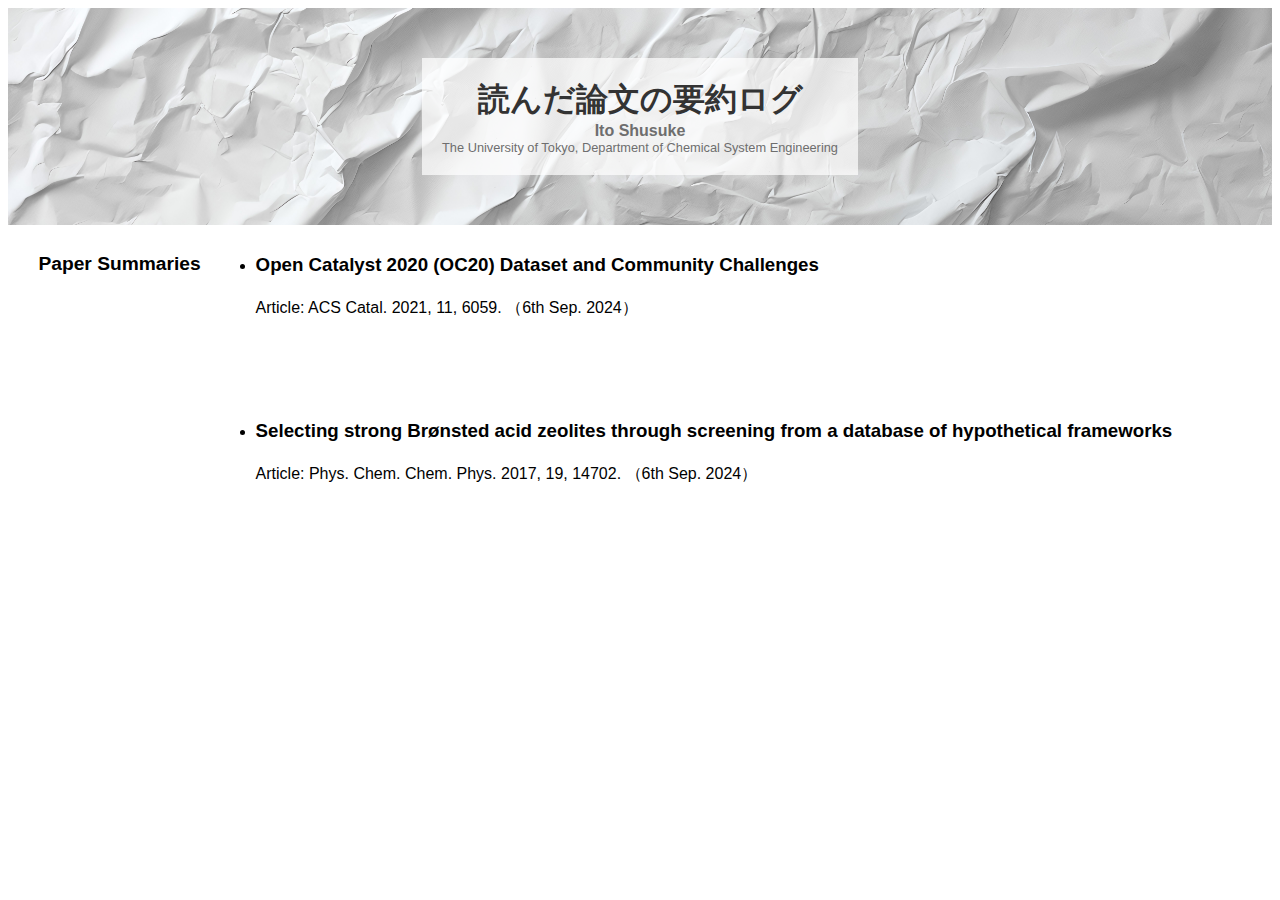
<file: index.html>
<!DOCTYPE html>
<html lang="en">
<head>
	<meta name="generator" content="Hugo 0.134.1">
    <link rel="stylesheet" href="https://ituke.github.io/digest/css/style.css">
    <meta charset="UTF-8">
    <title>Home</title>
    <meta name="description" content="Website logging summaries of scientific papers by Shusuke Ito (伊東周昌), a master's student at the University of Tokyo.">
    <meta name="keywords" content="Ito Shusuke, S. Ito, 伊東周昌, Paper digest, 論文要約, Materials Informatics">
    <meta name="author" content="Ito Shusuke">
</head>
<body>
    <header class="header-info">
        <div class="text-overlay">
            <h1>読んだ論文の要約ログ</h1>
            <h3>Ito Shusuke</h3>
            <p>The University of Tokyo, Department of Chemical System Engineering</p>
        </div>
    </header>
    <section class="container">
        <div class="left-column">
            <h2>Paper Summaries</h2>
        </div>
        <div class="right-column">
            <ul>
                
                
                <li>
                    <article>
                        <h3><a href="/digest/posts/oc20/">Open Catalyst 2020 (OC20) Dataset and Community Challenges</a></h3>
                        <span>Article: </span>
                        <span><a href="https://pubs.acs.org/doi/10.1021/acscatal.0c04525" target="_blank">ACS Catal. 2021, 11, 6059.</a></span>
                        <span>
                            
                            
                            
                            
                            
                            
                            （6th Sep. 2024）
                        </span>
                    </article>
                </li>
                
                
                
                <li>
                    <article>
                        <h3><a href="/digest/posts/bronsted/">Selecting strong Brønsted acid zeolites through screening from a database of hypothetical frameworks</a></h3>
                        <span>Article: </span>
                        <span><a href="https://pubs.rsc.org/en/content/articlehtml/2017/cp/c7cp01778b" target="_blank">Phys. Chem. Chem. Phys. 2017, 19, 14702.</a></span>
                        <span>
                            
                            
                            
                            
                            
                            
                            （6th Sep. 2024）
                        </span>
                    </article>
                </li>
                
                
            </ul>
        </div>
    </section>
</body>
</html>
</file>
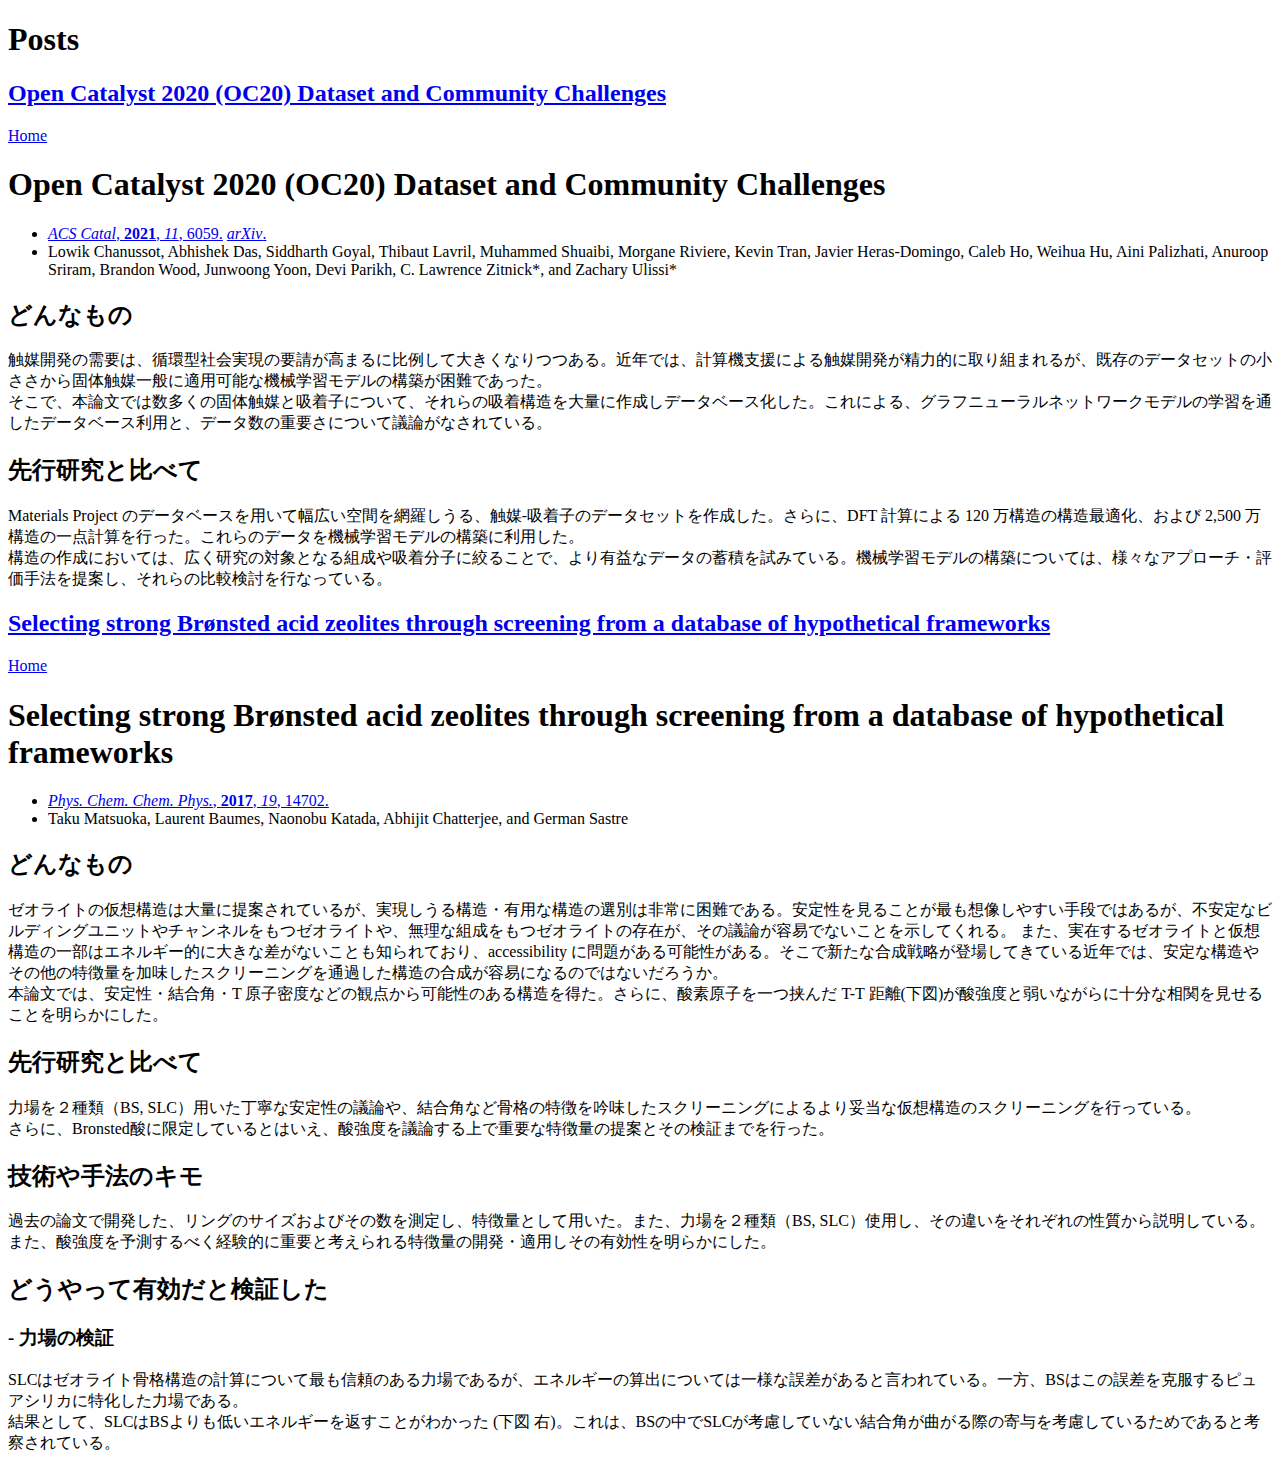
<file: posts/index.html>
<!DOCTYPE html>
<html lang="en">
<head>
    <meta charset="UTF-8">
    <title>Posts</title>
</head>
<body>
    <h1>Posts</h1>
    
        <div>
            <h2><a href="https://ituke.github.io/digest/posts/oc20/">Open Catalyst 2020 (OC20) Dataset and Community Challenges</a></h2>
            <p><!-- raw HTML omitted -->
<a href="/digest/" class="home-button">Home</a>
<h1 id="open-catalyst-2020-oc20-dataset-and-community-challenges">Open Catalyst 2020 (OC20) Dataset and Community Challenges</h1>
<ul>
<li><a href="https://pubs.acs.org/doi/10.1021/acscatal.0c04525"><em>ACS Catal</em>, <strong>2021</strong>, <em>11</em>, 6059.</a>  <a href="https://arxiv.org/abs/2010.09990"><em>arXiv</em>.</a></li>
<li>Lowik Chanussot, Abhishek Das, Siddharth Goyal, Thibaut Lavril, Muhammed Shuaibi, Morgane Riviere, Kevin Tran, Javier Heras-Domingo, Caleb Ho, Weihua Hu, Aini Palizhati, Anuroop Sriram, Brandon Wood, Junwoong Yoon, Devi Parikh, C. Lawrence Zitnick*, and Zachary Ulissi*</li>
</ul>
<h2 id="どんなもの">どんなもの</h2>
<p>触媒開発の需要は、循環型社会実現の要請が高まるに比例して大きくなりつつある。近年では、計算機支援による触媒開発が精力的に取り組まれるが、既存のデータセットの小ささから固体触媒一般に適用可能な機械学習モデルの構築が困難であった。<br>
そこで、本論文では数多くの固体触媒と吸着子について、それらの吸着構造を大量に作成しデータベース化した。これによる、グラフニューラルネットワークモデルの学習を通したデータベース利用と、データ数の重要さについて議論がなされている。</p>
<h2 id="先行研究と比べて">先行研究と比べて</h2>
<p>Materials Project のデータベースを用いて幅広い空間を網羅しうる、触媒-吸着子のデータセットを作成した。さらに、DFT 計算による 120 万構造の構造最適化、および 2,500 万構造の一点計算を行った。これらのデータを機械学習モデルの構築に利用した。<br>
構造の作成においては、広く研究の対象となる組成や吸着分子に絞ることで、より有益なデータの蓄積を試みている。機械学習モデルの構築については、様々なアプローチ・評価手法を提案し、それらの比較検討を行なっている。</p></p>
        </div>
    
        <div>
            <h2><a href="https://ituke.github.io/digest/posts/bronsted/">Selecting strong Brønsted acid zeolites through screening from a database of hypothetical frameworks</a></h2>
            <p><!-- raw HTML omitted -->
<a href="/digest/" class="home-button">Home</a>
<h1 id="selecting-strong-brønsted-acid-zeolites-through-screening-from-a-database-of-hypothetical-frameworks">Selecting strong Brønsted acid zeolites through screening from a database of hypothetical frameworks</h1>
<ul>
<li><a href="https://pubs.rsc.org/en/content/articlehtml/2017/cp/c7cp01778b"><em>Phys. Chem. Chem. Phys.</em>, <strong>2017</strong>, <em>19</em>, 14702.</a></li>
<li>Taku Matsuoka, Laurent Baumes, Naonobu Katada, Abhijit Chatterjee, and German Sastre</li>
</ul>
<h2 id="どんなもの">どんなもの</h2>
<p>ゼオライトの仮想構造は大量に提案されているが、実現しうる構造・有用な構造の選別は非常に困難である。安定性を見ることが最も想像しやすい手段ではあるが、不安定なビルディングユニットやチャンネルをもつゼオライトや、無理な組成をもつゼオライトの存在が、その議論が容易でないことを示してくれる。
また、実在するゼオライトと仮想構造の一部はエネルギー的に大きな差がないことも知られており、accessibility に問題がある可能性がある。そこで新たな合成戦略が登場してきている近年では、安定な構造やその他の特徴量を加味したスクリーニングを通過した構造の合成が容易になるのではないだろうか。<br>
本論文では、安定性・結合角・T  原子密度などの観点から可能性のある構造を得た。さらに、酸素原子を一つ挟んだ T-T 距離(下図)が酸強度と弱いながらに十分な相関を見せることを明らかにした。</p>
<h2 id="先行研究と比べて">先行研究と比べて</h2>
<p>力場を２種類（BS, SLC）用いた丁寧な安定性の議論や、結合角など骨格の特徴を吟味したスクリーニングによるより妥当な仮想構造のスクリーニングを行っている。<br>
さらに、Bronsted酸に限定しているとはいえ、酸強度を議論する上で重要な特徴量の提案とその検証までを行った。</p>
<h2 id="技術や手法のキモ">技術や手法のキモ</h2>
<p>過去の論文で開発した、リングのサイズおよびその数を測定し、特徴量として用いた。また、力場を２種類（BS, SLC）使用し、その違いをそれぞれの性質から説明している。また、酸強度を予測するべく経験的に重要と考えられる特徴量の開発・適用しその有効性を明らかにした。</p>
<h2 id="どうやって有効だと検証した">どうやって有効だと検証した</h2>
<h3 id="--力場の検証">- 力場の検証</h3>
<p>SLCはゼオライト骨格構造の計算について最も信頼のある力場であるが、エネルギーの算出については一様な誤差があると言われている。一方、BSはこの誤差を克服するピュアシリカに特化した力場である。<br>
結果として、SLCはBSよりも低いエネルギーを返すことがわかった (下図 右)。これは、BSの中でSLCが考慮していない結合角が曲がる際の寄与を考慮しているためであると考察されている。</p></p>
        </div>
    
</body>
</html>
</file>
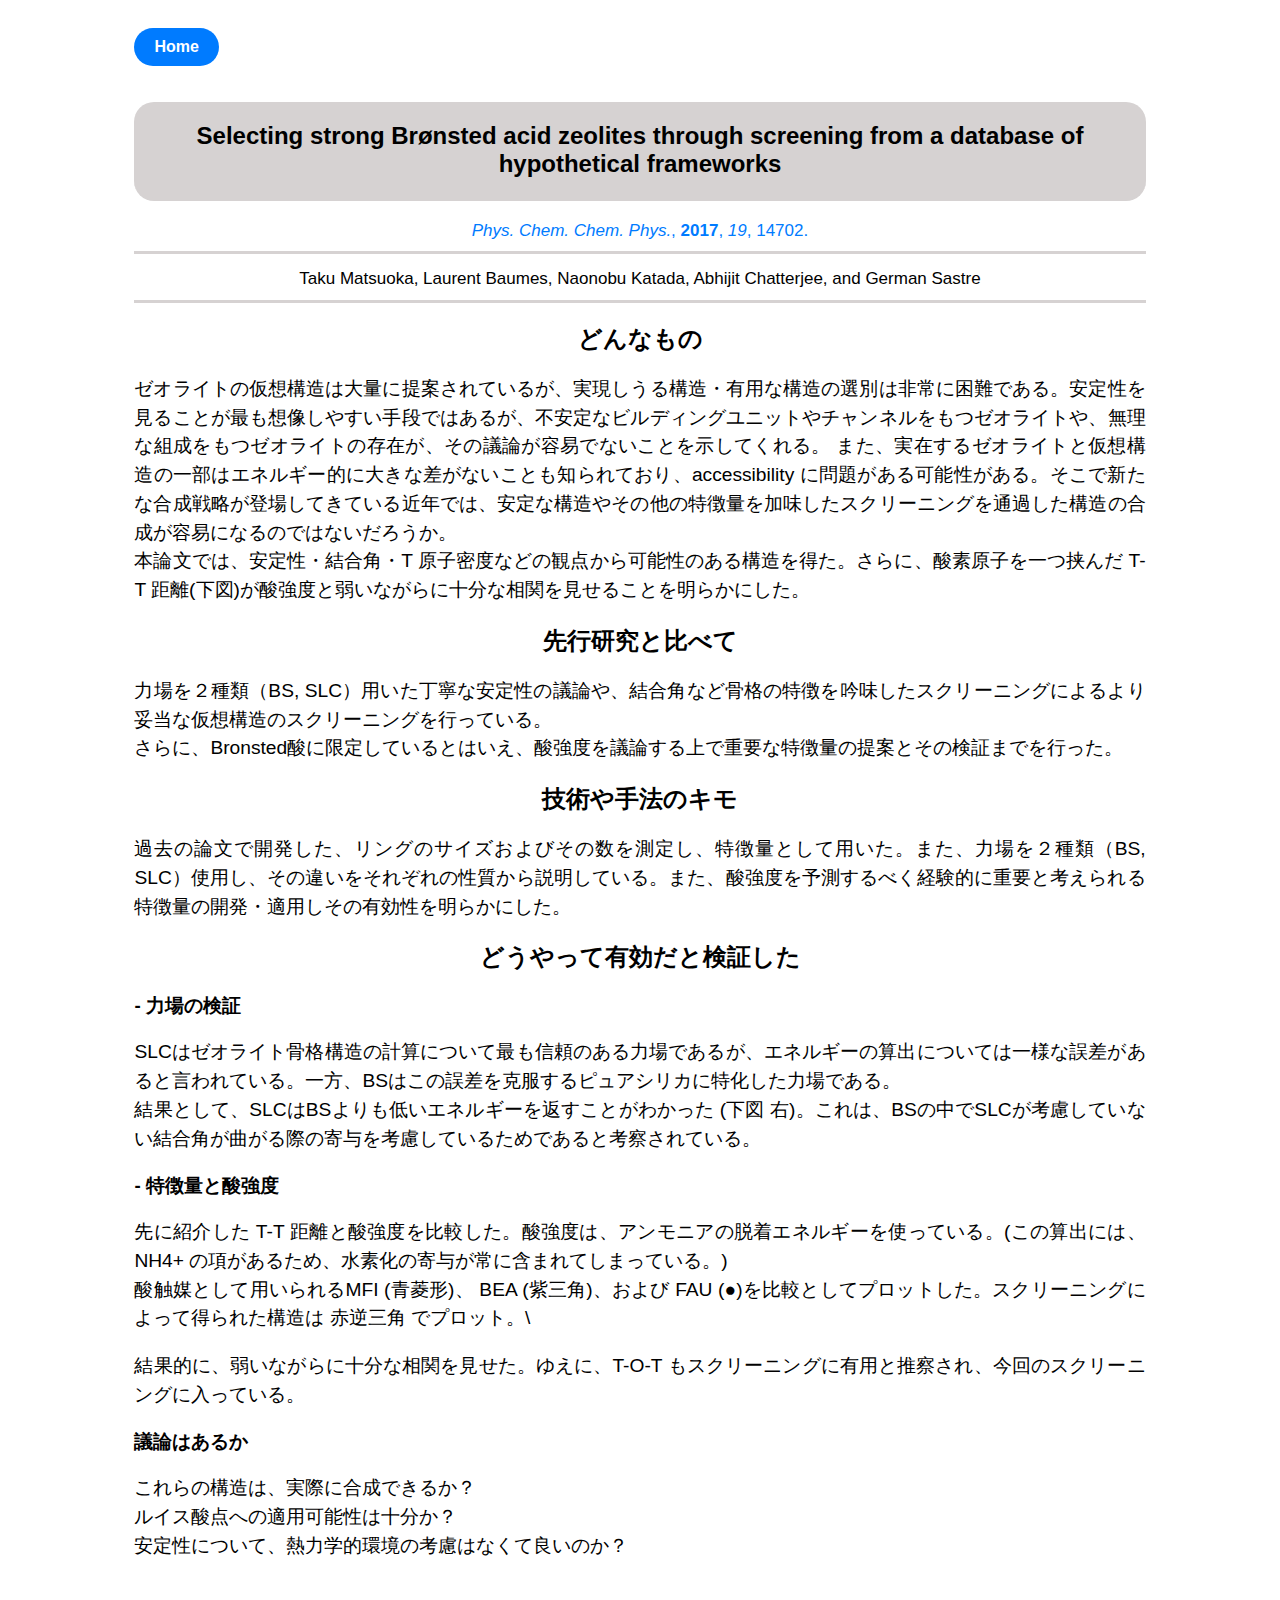
<file: posts/bronsted/index.html>
<!DOCTYPE html>
<html lang="en">
<head>
    <link rel="stylesheet" href="https://ituke.github.io/digest/css/digest_style.css"> 
    <meta charset="UTF-8">
    <title>Home</title>
</head>
<head>
    
</head>
<body>
    <div class="article-content">
        <!-- raw HTML omitted -->
<a href="/digest/" class="home-button">Home</a>
<h1 id="selecting-strong-brønsted-acid-zeolites-through-screening-from-a-database-of-hypothetical-frameworks">Selecting strong Brønsted acid zeolites through screening from a database of hypothetical frameworks</h1>
<ul>
<li><a href="https://pubs.rsc.org/en/content/articlehtml/2017/cp/c7cp01778b"><em>Phys. Chem. Chem. Phys.</em>, <strong>2017</strong>, <em>19</em>, 14702.</a></li>
<li>Taku Matsuoka, Laurent Baumes, Naonobu Katada, Abhijit Chatterjee, and German Sastre</li>
</ul>
<h2 id="どんなもの">どんなもの</h2>
<p>ゼオライトの仮想構造は大量に提案されているが、実現しうる構造・有用な構造の選別は非常に困難である。安定性を見ることが最も想像しやすい手段ではあるが、不安定なビルディングユニットやチャンネルをもつゼオライトや、無理な組成をもつゼオライトの存在が、その議論が容易でないことを示してくれる。
また、実在するゼオライトと仮想構造の一部はエネルギー的に大きな差がないことも知られており、accessibility に問題がある可能性がある。そこで新たな合成戦略が登場してきている近年では、安定な構造やその他の特徴量を加味したスクリーニングを通過した構造の合成が容易になるのではないだろうか。<br>
本論文では、安定性・結合角・T  原子密度などの観点から可能性のある構造を得た。さらに、酸素原子を一つ挟んだ T-T 距離(下図)が酸強度と弱いながらに十分な相関を見せることを明らかにした。</p>
<h2 id="先行研究と比べて">先行研究と比べて</h2>
<p>力場を２種類（BS, SLC）用いた丁寧な安定性の議論や、結合角など骨格の特徴を吟味したスクリーニングによるより妥当な仮想構造のスクリーニングを行っている。<br>
さらに、Bronsted酸に限定しているとはいえ、酸強度を議論する上で重要な特徴量の提案とその検証までを行った。</p>
<h2 id="技術や手法のキモ">技術や手法のキモ</h2>
<p>過去の論文で開発した、リングのサイズおよびその数を測定し、特徴量として用いた。また、力場を２種類（BS, SLC）使用し、その違いをそれぞれの性質から説明している。また、酸強度を予測するべく経験的に重要と考えられる特徴量の開発・適用しその有効性を明らかにした。</p>
<h2 id="どうやって有効だと検証した">どうやって有効だと検証した</h2>
<h3 id="--力場の検証">- 力場の検証</h3>
<p>SLCはゼオライト骨格構造の計算について最も信頼のある力場であるが、エネルギーの算出については一様な誤差があると言われている。一方、BSはこの誤差を克服するピュアシリカに特化した力場である。<br>
結果として、SLCはBSよりも低いエネルギーを返すことがわかった (下図 右)。これは、BSの中でSLCが考慮していない結合角が曲がる際の寄与を考慮しているためであると考察されている。</p>
<h3 id="--特徴量と酸強度">- 特徴量と酸強度</h3>
<p>先に紹介した T-T 距離と酸強度を比較した。酸強度は、アンモニアの脱着エネルギーを使っている。(この算出には、NH4+ の項があるため、水素化の寄与が常に含まれてしまっている。)<br>
酸触媒として用いられるMFI (青菱形)、 BEA (紫三角)、および  FAU (●)を比較としてプロットした。スクリーニングによって得られた構造は 赤逆三角 でプロット。\</p>
<p>結果的に、弱いながらに十分な相関を見せた。ゆえに、T-O-T もスクリーニングに有用と推察され、今回のスクリーニングに入っている。</p>
<h3 id="議論はあるか">議論はあるか</h3>
<p>これらの構造は、実際に合成できるか？<br>
ルイス酸点への適用可能性は十分か？<br>
安定性について、熱力学的環境の考慮はなくて良いのか？</p>

    </div>
</body>
</html>
</file>
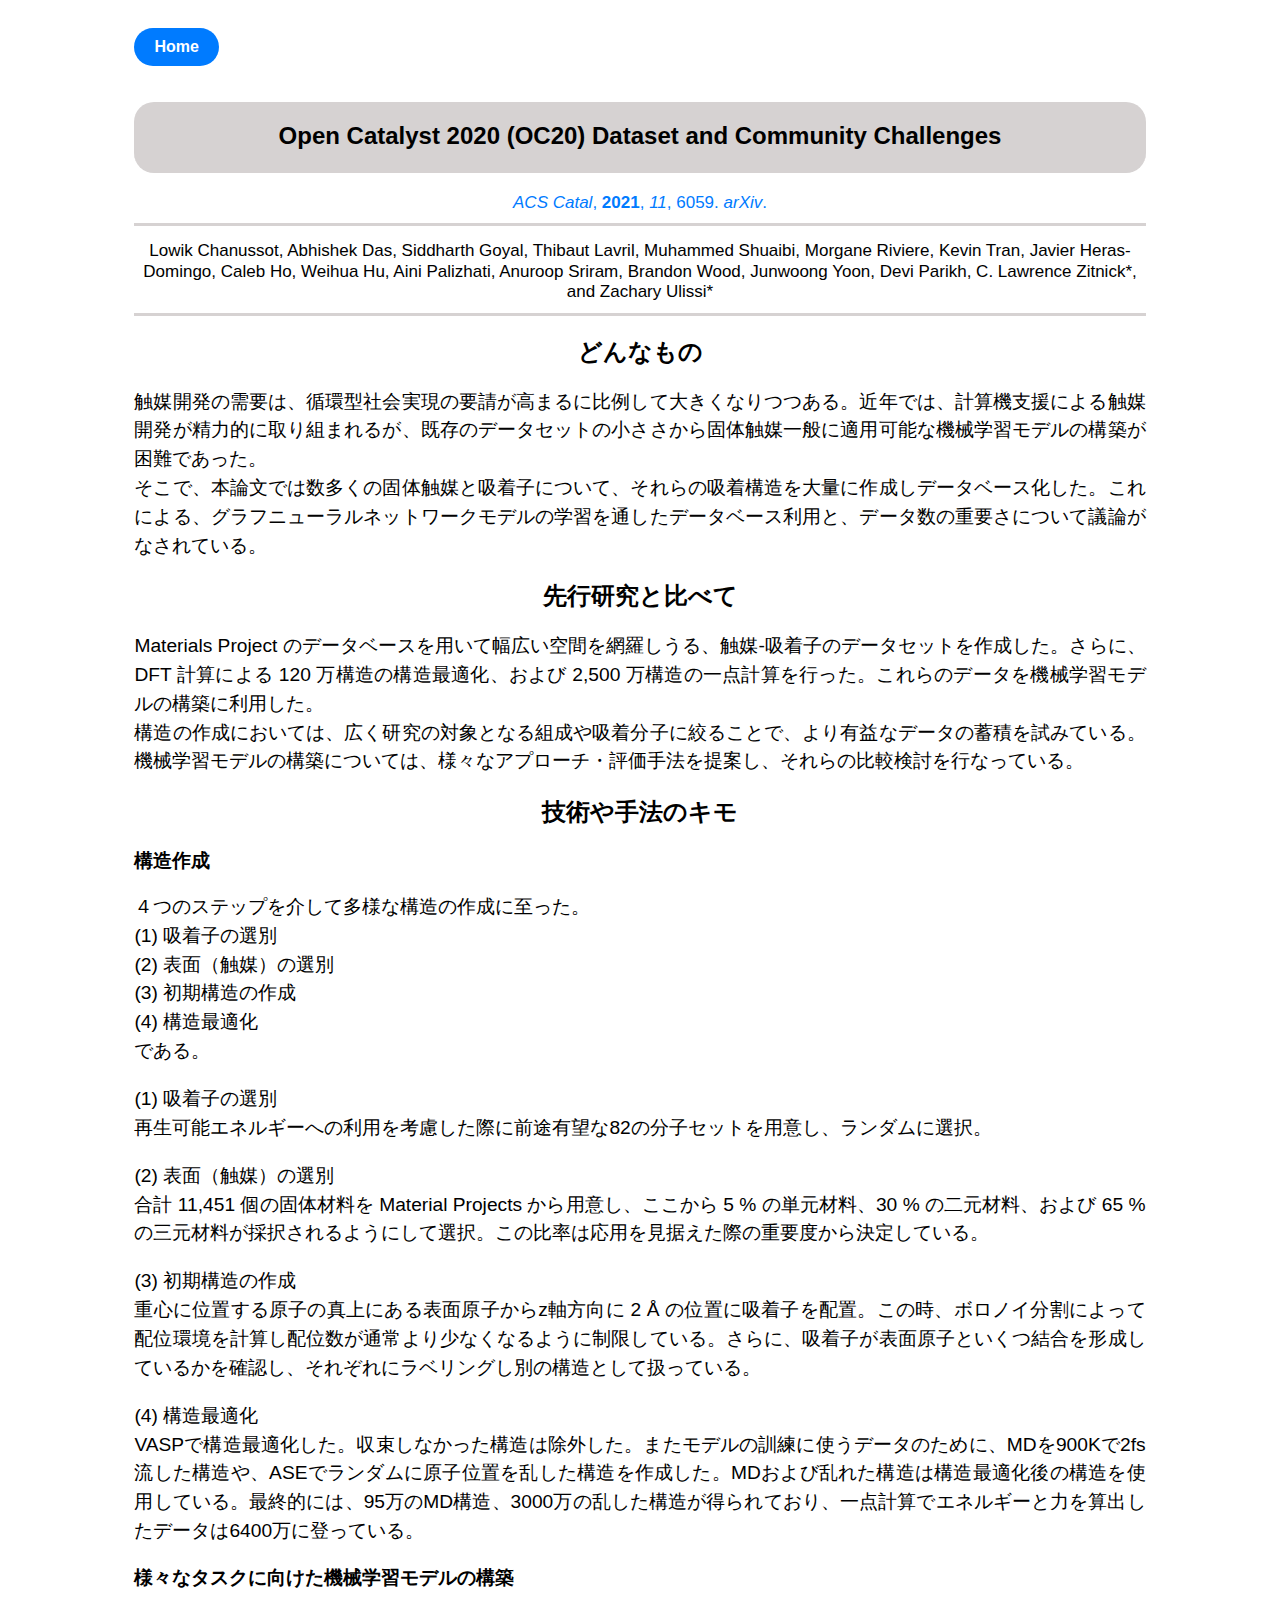
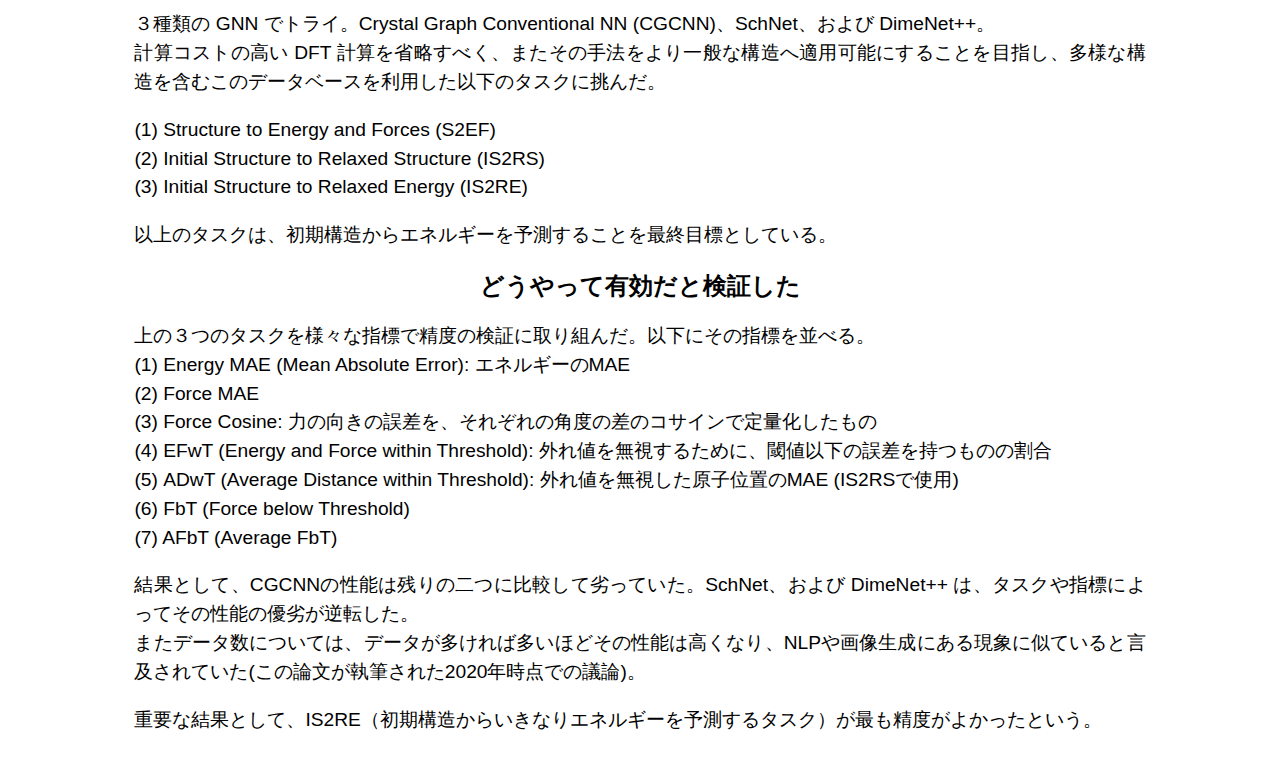
<file: posts/oc20/index.html>
<!DOCTYPE html>
<html lang="en">
<head>
    <link rel="stylesheet" href="https://ituke.github.io/digest/css/digest_style.css"> 
    <meta charset="UTF-8">
    <title>Home</title>
</head>
<head>
    
</head>
<body>
    <div class="article-content">
        <!-- raw HTML omitted -->
<a href="/digest/" class="home-button">Home</a>
<h1 id="open-catalyst-2020-oc20-dataset-and-community-challenges">Open Catalyst 2020 (OC20) Dataset and Community Challenges</h1>
<ul>
<li><a href="https://pubs.acs.org/doi/10.1021/acscatal.0c04525"><em>ACS Catal</em>, <strong>2021</strong>, <em>11</em>, 6059.</a>  <a href="https://arxiv.org/abs/2010.09990"><em>arXiv</em>.</a></li>
<li>Lowik Chanussot, Abhishek Das, Siddharth Goyal, Thibaut Lavril, Muhammed Shuaibi, Morgane Riviere, Kevin Tran, Javier Heras-Domingo, Caleb Ho, Weihua Hu, Aini Palizhati, Anuroop Sriram, Brandon Wood, Junwoong Yoon, Devi Parikh, C. Lawrence Zitnick*, and Zachary Ulissi*</li>
</ul>
<h2 id="どんなもの">どんなもの</h2>
<p>触媒開発の需要は、循環型社会実現の要請が高まるに比例して大きくなりつつある。近年では、計算機支援による触媒開発が精力的に取り組まれるが、既存のデータセットの小ささから固体触媒一般に適用可能な機械学習モデルの構築が困難であった。<br>
そこで、本論文では数多くの固体触媒と吸着子について、それらの吸着構造を大量に作成しデータベース化した。これによる、グラフニューラルネットワークモデルの学習を通したデータベース利用と、データ数の重要さについて議論がなされている。</p>
<h2 id="先行研究と比べて">先行研究と比べて</h2>
<p>Materials Project のデータベースを用いて幅広い空間を網羅しうる、触媒-吸着子のデータセットを作成した。さらに、DFT 計算による 120 万構造の構造最適化、および 2,500 万構造の一点計算を行った。これらのデータを機械学習モデルの構築に利用した。<br>
構造の作成においては、広く研究の対象となる組成や吸着分子に絞ることで、より有益なデータの蓄積を試みている。機械学習モデルの構築については、様々なアプローチ・評価手法を提案し、それらの比較検討を行なっている。</p>
<h2 id="技術や手法のキモ">技術や手法のキモ</h2>
<h3 id="構造作成">構造作成</h3>
<p>４つのステップを介して多様な構造の作成に至った。<br>
(1) 吸着子の選別<br>
(2) 表面（触媒）の選別<br>
(3) 初期構造の作成<br>
(4) 構造最適化<br>
である。</p>
<p>(1) 吸着子の選別<br>
再生可能エネルギーへの利用を考慮した際に前途有望な82の分子セットを用意し、ランダムに選択。</p>
<p>(2) 表面（触媒）の選別<br>
合計 11,451 個の固体材料を Material Projects から用意し、ここから 5 % の単元材料、30 % の二元材料、および 65 % の三元材料が採択されるようにして選択。この比率は応用を見据えた際の重要度から決定している。</p>
<p>(3) 初期構造の作成<br>
重心に位置する原子の真上にある表面原子からz軸方向に 2 Å の位置に吸着子を配置。この時、ボロノイ分割によって配位環境を計算し配位数が通常より少なくなるように制限している。さらに、吸着子が表面原子といくつ結合を形成しているかを確認し、それぞれにラベリングし別の構造として扱っている。</p>
<p>(4) 構造最適化<br>
VASPで構造最適化した。収束しなかった構造は除外した。またモデルの訓練に使うデータのために、MDを900Kで2fs流した構造や、ASEでランダムに原子位置を乱した構造を作成した。MDおよび乱れた構造は構造最適化後の構造を使用している。最終的には、95万のMD構造、3000万の乱した構造が得られており、一点計算でエネルギーと力を算出したデータは6400万に登っている。</p>
<h3 id="様々なタスクに向けた機械学習モデルの構築">様々なタスクに向けた機械学習モデルの構築</h3>
<p>３種類の GNN でトライ。Crystal Graph Conventional NN (CGCNN)、SchNet、および DimeNet++。<br>
計算コストの高い DFT 計算を省略すべく、またその手法をより一般な構造へ適用可能にすることを目指し、多様な構造を含むこのデータベースを利用した以下のタスクに挑んだ。</p>
<p>(1) Structure to Energy and Forces (S2EF)<br>
(2) Initial Structure to Relaxed Structure (IS2RS)<br>
(3) Initial Structure to Relaxed Energy (IS2RE)</p>
<p>以上のタスクは、初期構造からエネルギーを予測することを最終目標としている。</p>
<h2 id="どうやって有効だと検証した">どうやって有効だと検証した</h2>
<p>上の３つのタスクを様々な指標で精度の検証に取り組んだ。以下にその指標を並べる。<br>
(1) Energy MAE (Mean Absolute Error): エネルギーのMAE<br>
(2) Force MAE<br>
(3) Force Cosine: 力の向きの誤差を、それぞれの角度の差のコサインで定量化したもの<br>
(4) EFwT (Energy and Force within Threshold): 外れ値を無視するために、閾値以下の誤差を持つものの割合<br>
(5) ADwT (Average Distance within Threshold): 外れ値を無視した原子位置のMAE (IS2RSで使用)<br>
(6) FbT (Force below Threshold)<br>
(7) AFbT (Average FbT)</p>
<p>結果として、CGCNNの性能は残りの二つに比較して劣っていた。SchNet、および DimeNet++ は、タスクや指標によってその性能の優劣が逆転した。<br>
またデータ数については、データが多ければ多いほどその性能は高くなり、NLPや画像生成にある現象に似ていると言及されていた(この論文が執筆された2020年時点での議論)。</p>
<p>重要な結果として、IS2RE（初期構造からいきなりエネルギーを予測するタスク）が最も精度がよかったという。</p>

    </div>
</body>
</html>
</file>
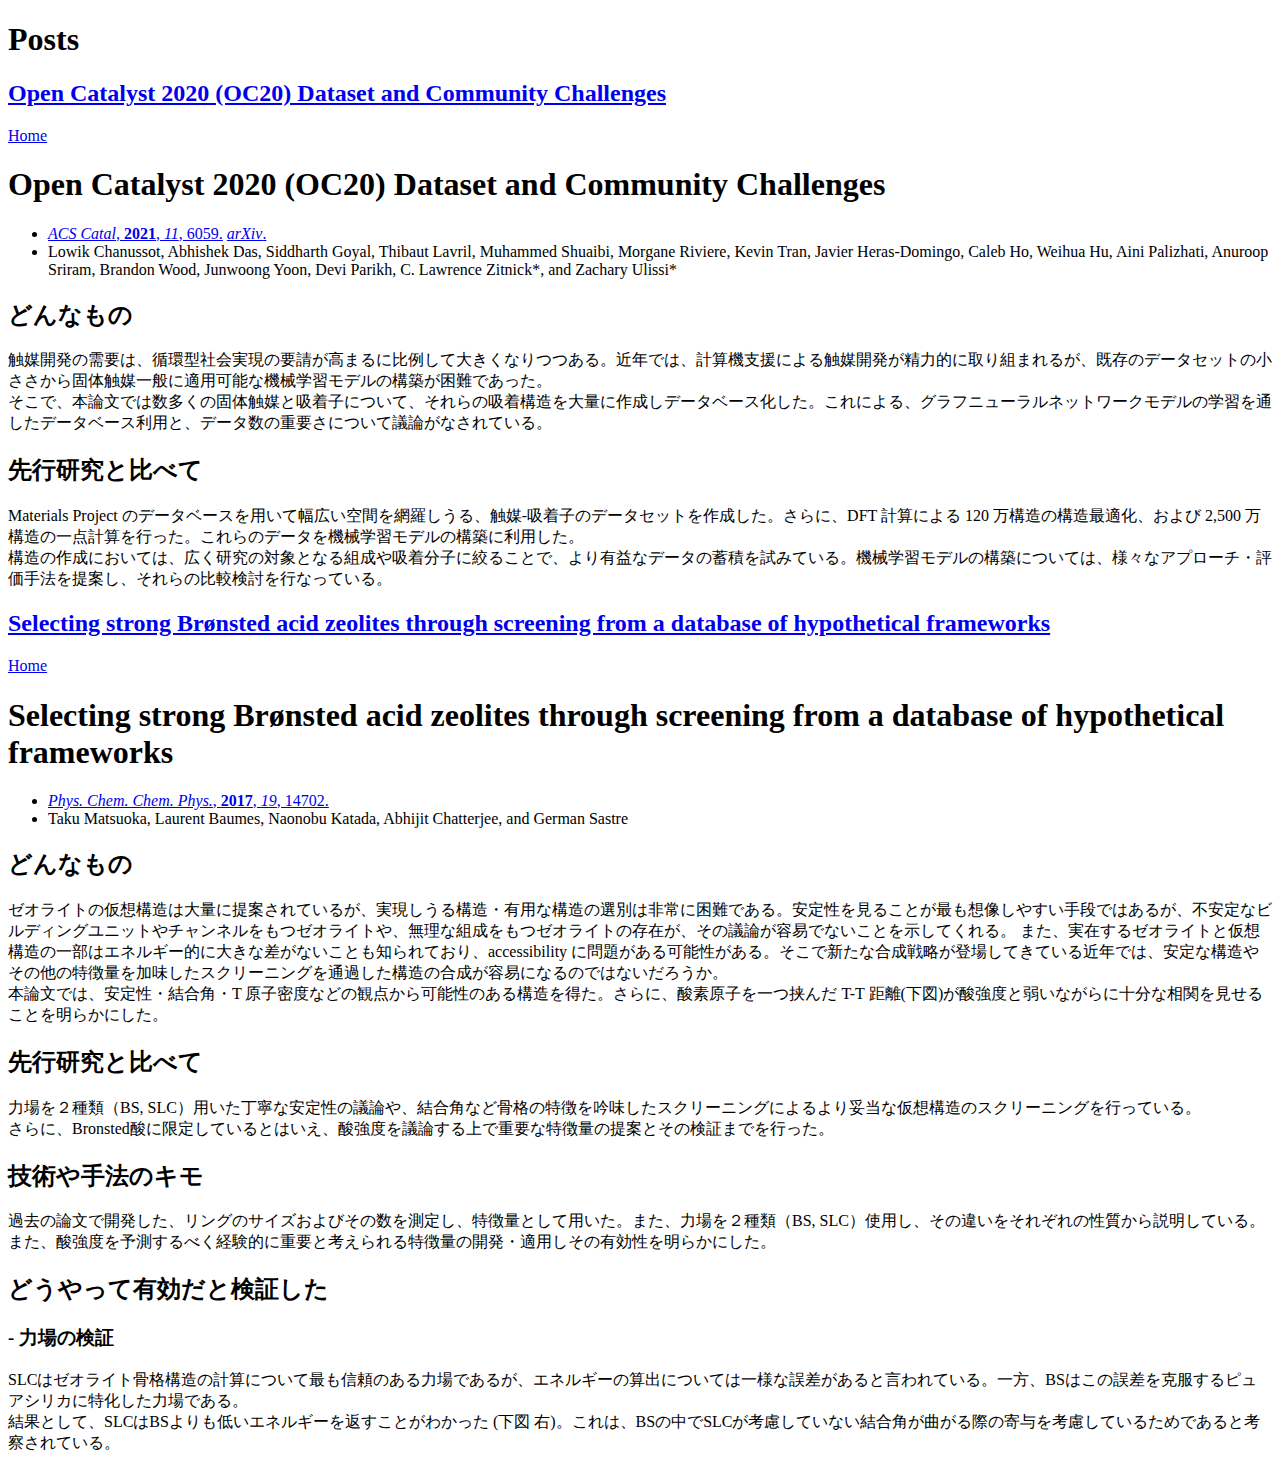
<file: posts/page/1/index.html>
<!DOCTYPE html>
<html lang="en-us">
  <head>
    <title>https://ituke.github.io/digest/posts/</title>
    <link rel="canonical" href="https://ituke.github.io/digest/posts/">
    <meta name="robots" content="noindex">
    <meta charset="utf-8">
    <meta http-equiv="refresh" content="0; url=https://ituke.github.io/digest/posts/">
  </head>
</html>
</file>
